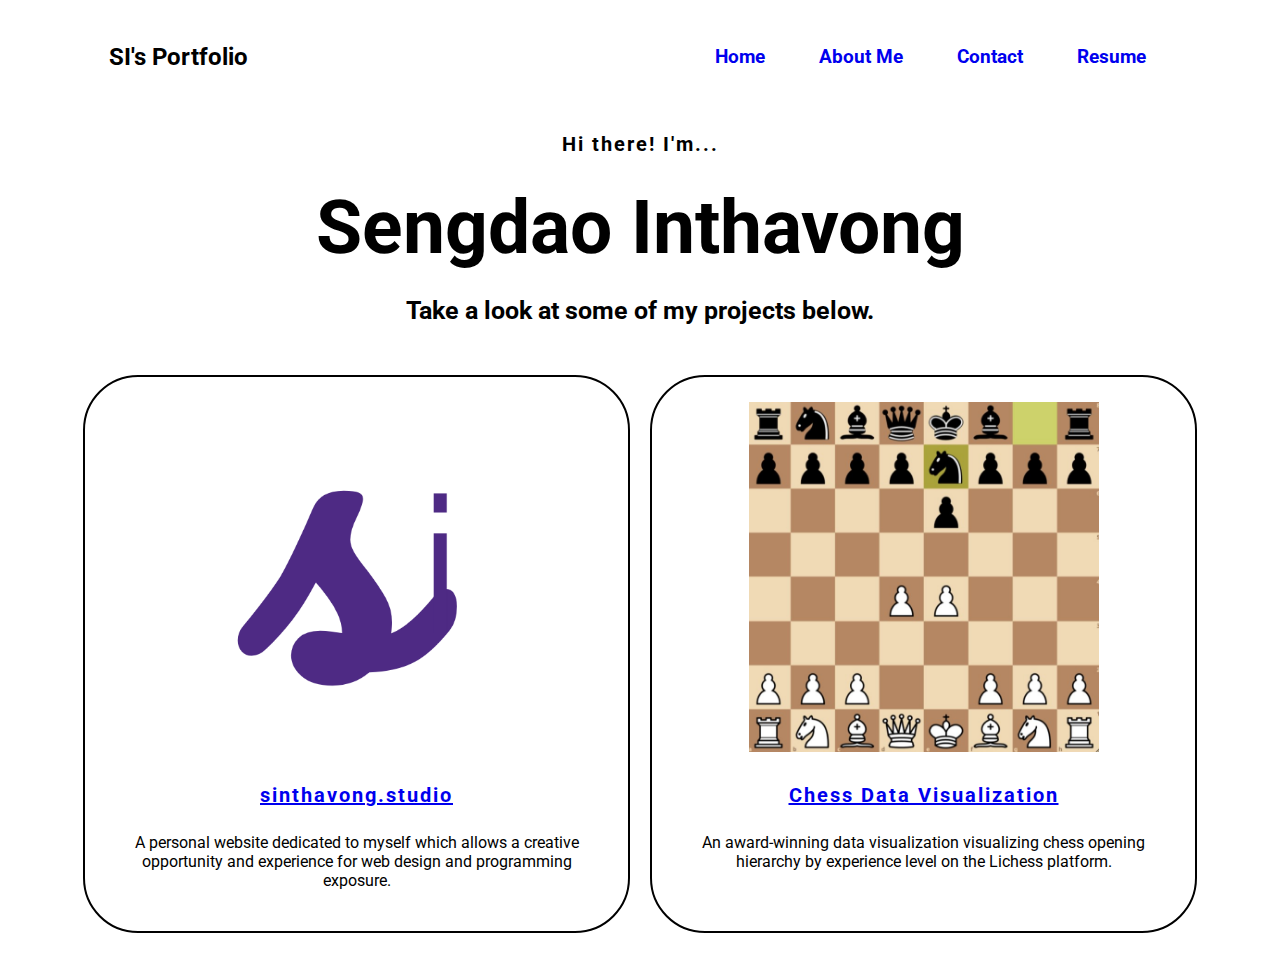
<file: index.html>
<!DOCTYPE html>
<html lang="en" dir="ltr">

  <head>
    <meta charset="utf-8">
    <title>Sengdao Inthavong's Portfolio</title>

    <!-- Stylesheets -->
    <link rel="stylesheet" href="styles.css">

    <!-- Roboto font -->
    <link rel="preconnect" href="https://fonts.googleapis.com">
    <link rel="preconnect" href="https://fonts.gstatic.com" crossorigin>
    <link href="https://fonts.googleapis.com/css2?family=Roboto&display=swap" rel="stylesheet">
  </head>

  <body>
    <!-- Navbar -->
    <nav aria-label="Sengdao Inthavong's Portfolio">
      <h2>SI's Portfolio</h2>
      <ul role="menubar" aria-label="Sengdao Inthavong's Portfolio">
        <li><a role="menuitem" href="index.html">Home</a></li>
        <li><a role="menuitem" href="about.html">About Me</a></li>
        <!-- This can be a form. -->
        <li><a role="menuitem" href="contact.html">Contact</a></li>
        <li><a role="menuitem" aria-haspopup="true" href="https://drive.google.com/file/d/1Moeet2XCycXpqnBcUwQemD0FG9a7Ucmc/view?usp=sharing">Resume</a></li>
      </ul>
    </nav>

    <!-- Introduction -->
    <div class="content">
      <h4>Hi there! I'm...</h4>
      <h1>Sengdao Inthavong</h1>
      <h3>Take a look at some of my projects below.</h3>
    <div>

    <!-- Project Showcase x2 -->
    <div class="flex-container">
      <div class="flex-child">
        <a aria-describedby="website-desc" role="link" href="https://sinthavong.studio/">
          <img class="project-art" src="images/sinthavong.png"
          alt="A cursive-initials logo of Sengdao's personal website">
          <h4>sinthavong.studio</h4>
        </a>
          <p id="website-desc">A personal website dedicated to myself which allows a creative
            opportunity and experience for web design and programming exposure.</p>
      </div>
      <div class="flex-child">
        <a aria-describedby="chess-desc" role="link" href="chess_info.html">
          <img class="project-art" src="images/visualization.jpg"
          alt="A 2D-chess board, with two white pawns in the center">
          <h4>Chess Data Visualization</h4>
        </a>
        <p id="chess-desc">An award-winning data visualization visualizing chess opening hierarchy by
          experience level on the Lichess platform.</p>
      </div>
    </div>

  </body>
</html>
</file>
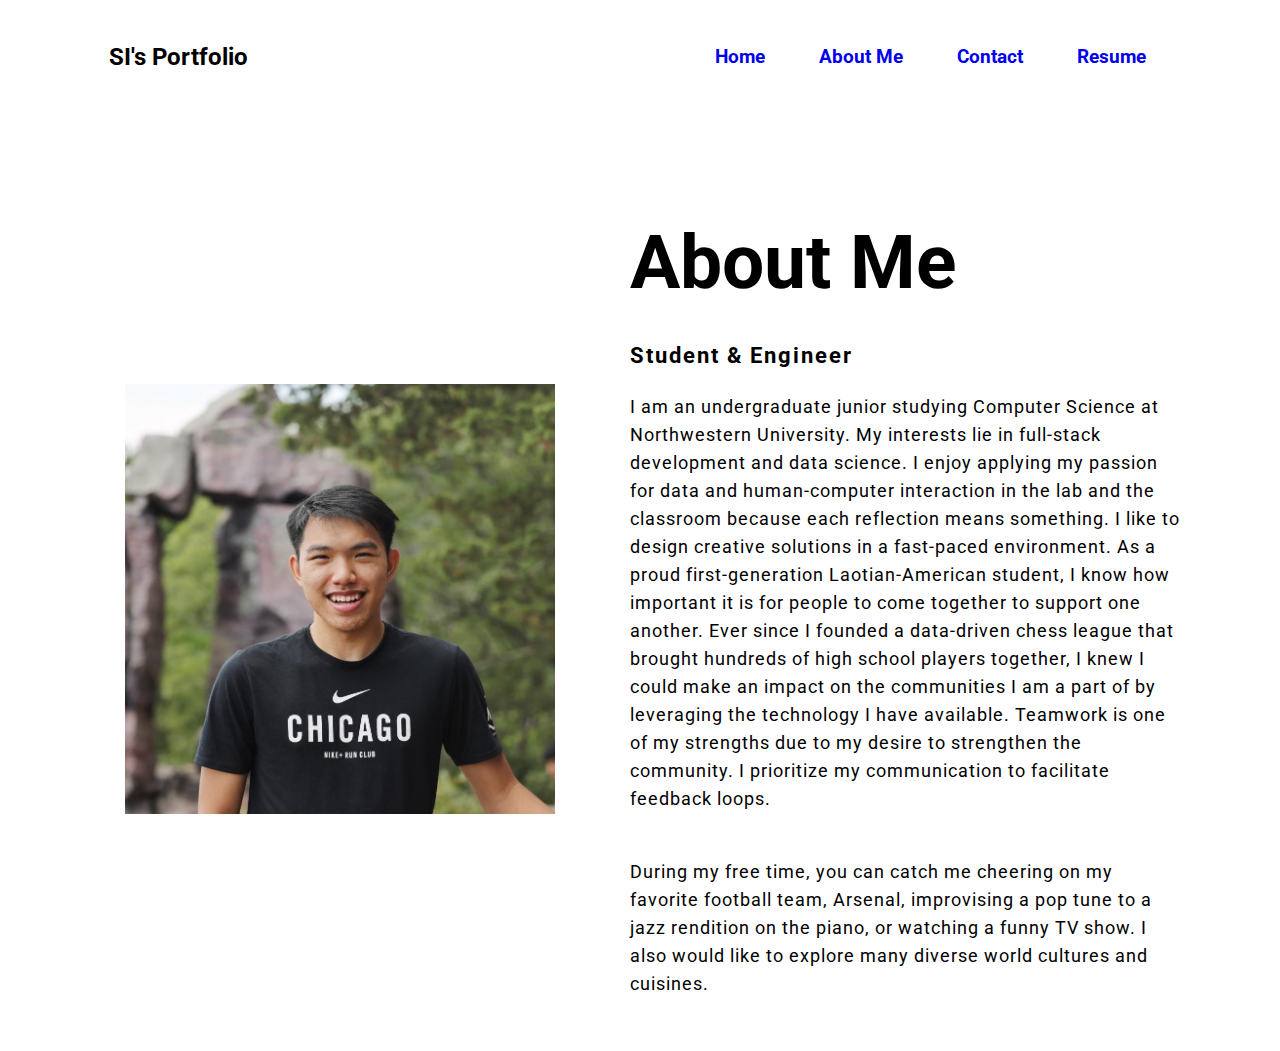
<file: about.html>
<!DOCTYPE html>
<html lang="en" dir="ltr">

  <head>
    <meta charset="utf-8">
    <title>About Me</title>

    <!-- Stylesheets -->
    <link rel="stylesheet" href="styles.css">

    <!-- Roboto font -->
    <link rel="preconnect" href="https://fonts.googleapis.com">
    <link rel="preconnect" href="https://fonts.gstatic.com" crossorigin>
    <link href="https://fonts.googleapis.com/css2?family=Roboto&display=swap" rel="stylesheet">
  </head>

  <body>
    <!-- Navbar -->
    <nav aria-label="Sengdao Inthavong's Portfolio">
      <h2>SI's Portfolio</h2>
      <ul role="menubar" aria-label="Sengdao Inthavong's Portfolio">
        <li><a role="menuitem" href="index.html">Home</a></li>
        <li><a role="menuitem" href="about.html">About Me</a></li>
        <!-- This can be a form. -->
        <li><a role="menuitem" href="contact.html">Contact</a></li>
        <li><a role="menuitem" aria-haspopup="true" href="https://drive.google.com/file/d/1Moeet2XCycXpqnBcUwQemD0FG9a7Ucmc/view?usp=sharing">Resume</a></li>
      </ul>
    </nav>

    <!-- Biography -->
    <section class="about">
      <div class="main">
        <img src="images/headshot.jpg" alt="A headshot of Sengdao Inthavong in a black shirt">
        <div class="about-text">
          <h2>About Me</h2>
          <h5>Student & Engineer</h5>
          <p>I am an undergraduate junior studying Computer Science at
            Northwestern University. My interests lie in full-stack development
            and data science. I enjoy applying my passion for data and
            human-computer interaction in the lab and the classroom because each
            reflection means something. I like to design creative solutions in a
            fast-paced environment. As a proud first-generation Laotian-American
            student, I know how important it is for people to come together to
            support one another. Ever since I founded a data-driven chess league
            that brought hundreds of high school players together, I knew I could
            make an impact on the communities I am a part of by leveraging the
            technology I have available. Teamwork is one of my strengths due to
            my desire to strengthen the community. I prioritize my communication
            to facilitate feedback loops.</p>
            <p>During my free time, you can catch me cheering on my favorite
              football team, Arsenal, improvising a pop tune to a jazz rendition
              on the piano, or watching a funny TV show. I also would like to
              explore many diverse world cultures and cuisines.</p>
        </div>
      </div>
    </section>

  </body>
</html>
</file>
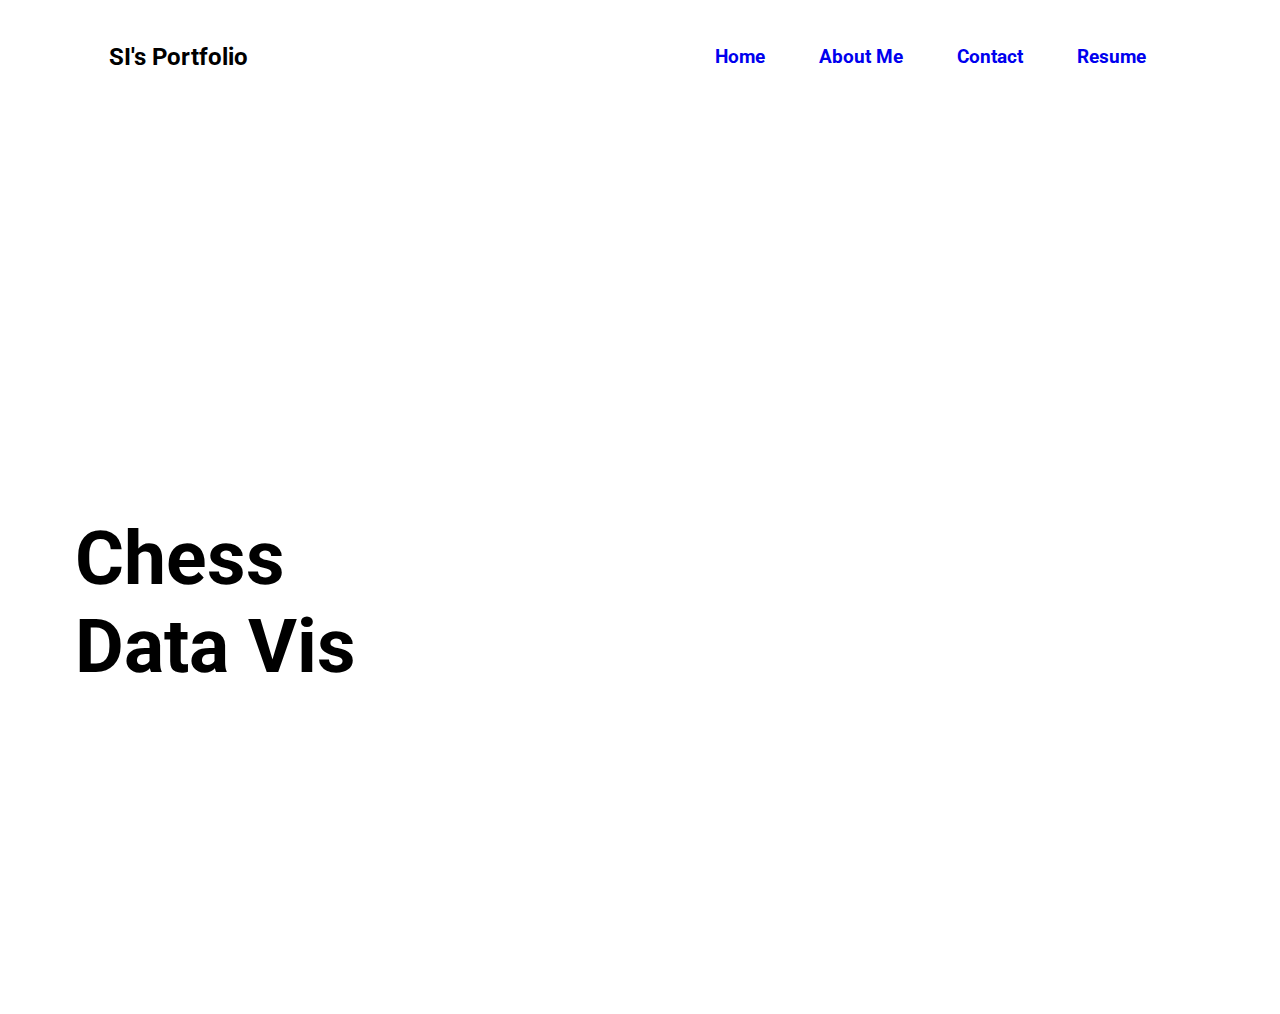
<file: chess_info.html>
<!DOCTYPE html>
<html lang="en" dir="ltr">

  <head>
    <meta charset="utf-8">
    <title>Contact</title>

    <!-- Stylesheets -->
    <link rel="stylesheet" href="styles.css">

    <!-- Roboto font -->
    <link rel="preconnect" href="https://fonts.googleapis.com">
    <link rel="preconnect" href="https://fonts.gstatic.com" crossorigin>
    <link href="https://fonts.googleapis.com/css2?family=Roboto&display=swap" rel="stylesheet">
  </head>

  <body>
    <!-- Navbar -->
    <nav aria-label="Sengdao Inthavong's Portfolio">
      <h2>SI's Portfolio</h2>
      <ul role="menubar" aria-label="Sengdao Inthavong's Portfolio">
        <li><a role="menuitem" href="index.html">Home</a></li>
        <li><a role="menuitem" href="about.html">About Me</a></li>
        <!-- This can be a form. -->
        <li><a role="menuitem" href="contact.html">Contact</a></li>
        <li><a role="menuitem" aria-haspopup="true" href="https://drive.google.com/file/d/1Moeet2XCycXpqnBcUwQemD0FG9a7Ucmc/view?usp=sharing">Resume</a></li>
      </ul>
    </nav>

    <!-- Visualization -->
    <section class="visualization" aria-description="To the right is an embedded
    component to view a chess data visualization. Use the scroll wheel and mouse
    within the component to interact with the data visualization.">
      <div class="main">
        <div class="about-text">
          <h2>Chess Data Vis</h2>
        </div>
        <iframe width="100%" height="850" frameborder="0"
  src="https://observablehq.com/embed/@sengdowjones/opening-hierachy-by-rating-level-on-lichess?cell=*"></iframe>
      </div>
    </section>

  </body>
</html>
</file>
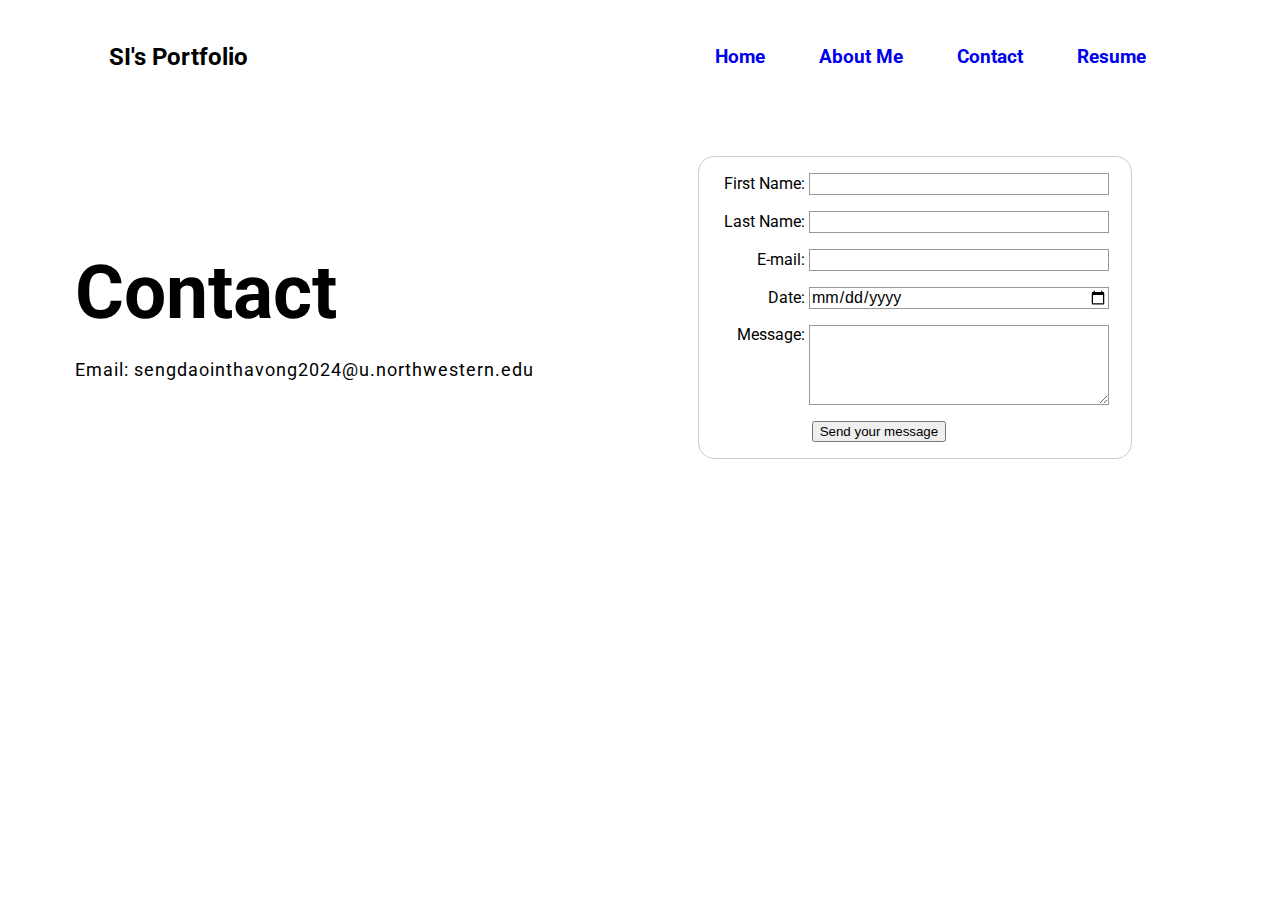
<file: contact.html>
<!DOCTYPE html>
<html lang="en" dir="ltr">

  <head>
    <meta charset="utf-8">
    <title>Contact</title>

    <!-- Stylesheets -->
    <link rel="stylesheet" href="styles.css">

    <!-- Roboto font -->
    <link rel="preconnect" href="https://fonts.googleapis.com">
    <link rel="preconnect" href="https://fonts.gstatic.com" crossorigin>
    <link href="https://fonts.googleapis.com/css2?family=Roboto&display=swap" rel="stylesheet">
  </head>

  <body>
    <!-- Navbar -->
    <nav aria-label="Sengdao Inthavong's Portfolio">
      <h2>SI's Portfolio</h2>
      <ul role="menubar" aria-label="Sengdao Inthavong's Portfolio">
        <li><a role="menuitem" href="index.html">Home</a></li>
        <li><a role="menuitem" href="about.html">About Me</a></li>
        <!-- This can be a form. -->
        <li><a role="menuitem" href="contact.html">Contact</a></li>
        <li><a role="menuitem" aria-haspopup="true" href="https://drive.google.com/file/d/1Moeet2XCycXpqnBcUwQemD0FG9a7Ucmc/view?usp=sharing">Resume</a></li>
      </ul>
    </nav>

    <!-- Contact -->
    <section class="contact">
      <div class="main">
        <div class="about-text">
          <h2>Contact</h2>
          <p>Email: sengdaointhavong2024@u.northwestern.edu</p>
        </div>
        <form aria-labelledby="contact" onsubmit="return handleData()" method="post" action="">
          <ul>
            <li>
              <label for="name">First Name:</label>
              <input type="text" id="name" name="user_name" required/>
            </li>
            <li>
              <label for="name">Last Name:</label>
              <input type="text" id="name" name="user_name" required/>
            </li>
            <li>
              <label for="mail">E-mail:</label>
              <input type="email" id="mail" name="user_email" required/>
            </li>
            <li>
              <label for="date">Date:</label>
              <input type="date" id="date" name="user_date" required/>
            </li>
            <li>
              <label for="msg">Message:</label>
              <textarea id="msg" name="user_message"></textarea>
            </li>
            <li class="button">
              <button id="contact" aria-label="send email" type="submit">Send your message</button>
            </li>
          </ul>
        </form>

      </div>
    </section>

  </body>
</html>
</file>
<file: styles.css>
body {
  font-family: 'Roboto', sans-serif;
}

nav {
  display: flex;
  align-items: center;
  justify-content: space-between;
  padding-top: 15px;
  padding-bottom: 15px;
  padding-left: 8%;
  padding-right: 8%;
}

nav ul li {
  list-style-type: none;
  display: inline-block;
  padding: 10px 25px;
}

nav ul li a {
  /* color: white; */
  text-decoration: none;
  font-weight: bold;
  text-transform: capitalize;
  font-size: 19px;
}

nav ul li a:hover {
  color: black;
  transition: .4s;
}

h1 {
  margin: 20px 0px 20px;
  font-size: 75px;
}

h3 {
  font-size: 25px;
  margin-bottom: 50px;
}

h4 {
  letter-spacing: 2px;
  font-size: 20px;
}

form {
  /* Center the form on the page */
  margin: 0 auto;
  width: 400px;
  /* Form outline */
  padding: 1em;
  border: 1px solid #ccc;
  border-radius: 1em;
}

ul {
  list-style: none;
  padding: 0;
  margin: 0;
}

form li + li {
  margin-top: 1em;
}

input,
textarea {
  /* To make sure that all text fields have the same font settings
     By default, textareas have a monospace font */
  font: 1em sans-serif;

  /* Uniform text field size */
  width: 300px;
  box-sizing: border-box;

  /* Match form field borders */
  border: 1px solid #999;
}

input:focus,
textarea:focus {
  /* Additional highlight for focused elements */
  border-color: #000;
}

textarea {
  /* Align multiline text fields with their labels */
  vertical-align: top;

  /* Provide space to type some text */
  height: 5em;
}

label {
  /* Uniform size & alignment */
  display: inline-block;
  width: 90px;
  text-align: right;
}

button {
  /* This extra margin represent roughly the same space as the space
     between the labels and their text fields */
  margin-left: 0.5em;
}

.button {
  /* Align buttons with the text fields */
  padding-left: 90px; /* same size as the label elements */
}

.content {
  text-align: center;
}

.flex-container {
    display: flex;
    margin: 25px 25px 25px 25px;
    padding-left: 50px;
    padding-right: 50px;
    text-align: center;
    grid-auto-flow: column;
}

.flex-child {
    flex: 1;
    border: 2px solid black;
    border-radius: 55px;
    padding: 25px;
}

.flex-child:first-child {
    margin-right: 20px;
}

.project-art {
	width: 350px;
	height: 350px;
	margin: auto;
}

.about {
  width: 100%;
}

.about img {
  height: auto;
  width: 430px;
  margin: 25px 25px 25px 25px;
}

.about-text {
  width: 550px;
}

.main {
  width: 1130px;
  max-width: 95%;
  margin: 0 auto;
  padding-top: 50px;
  display: flex;
  align-items: center;
  justify-content: space-around;
}

.about-text h2 {
  font-size: 75px;
  text-transform: capitalize;
  margin-bottom: 20px;
}

.about-text h5 {
  letter-spacing: 2px;
  font-size: 22px;
  margin-bottom: 25px;
  text-transform: capitalize;
}

.about-text p {
  letter-spacing: 1px;
  line-height: 28px;
  font-size: 18px;
  margin-bottom: 45px;
}
</file>
